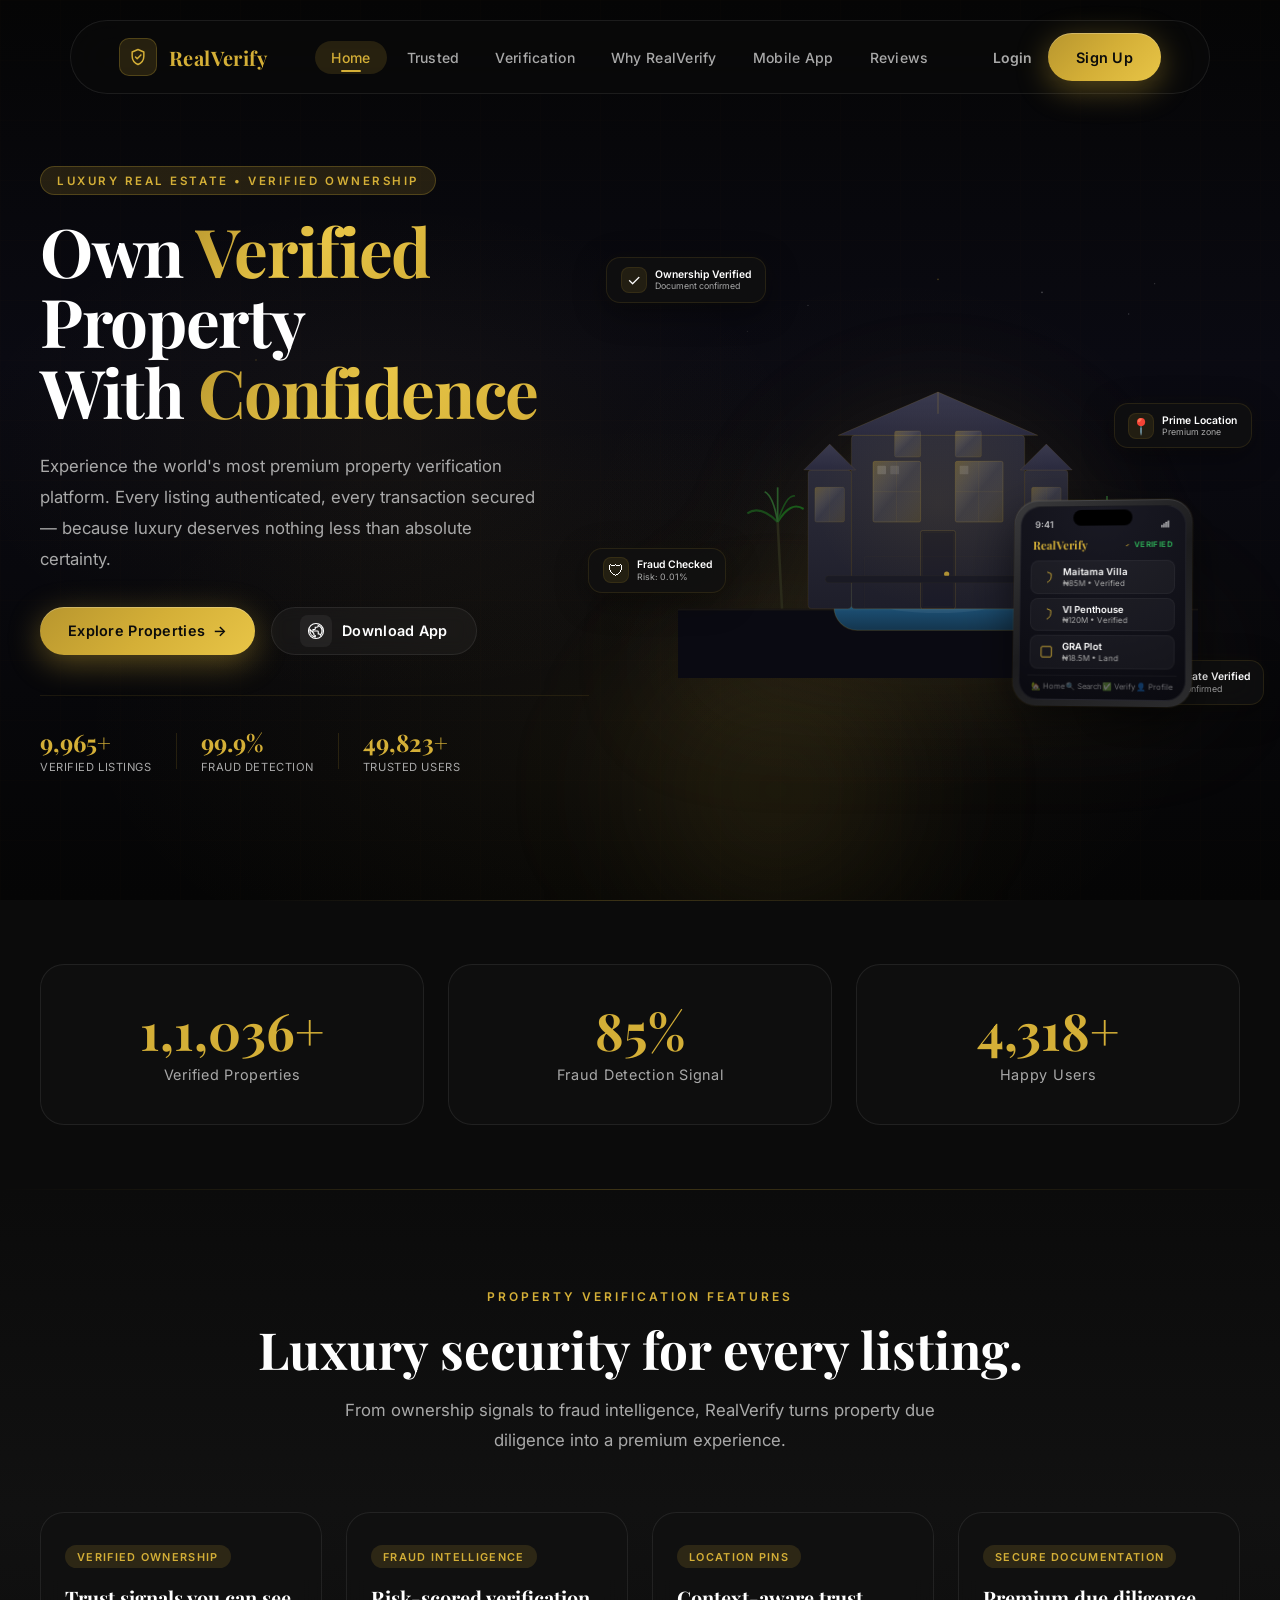
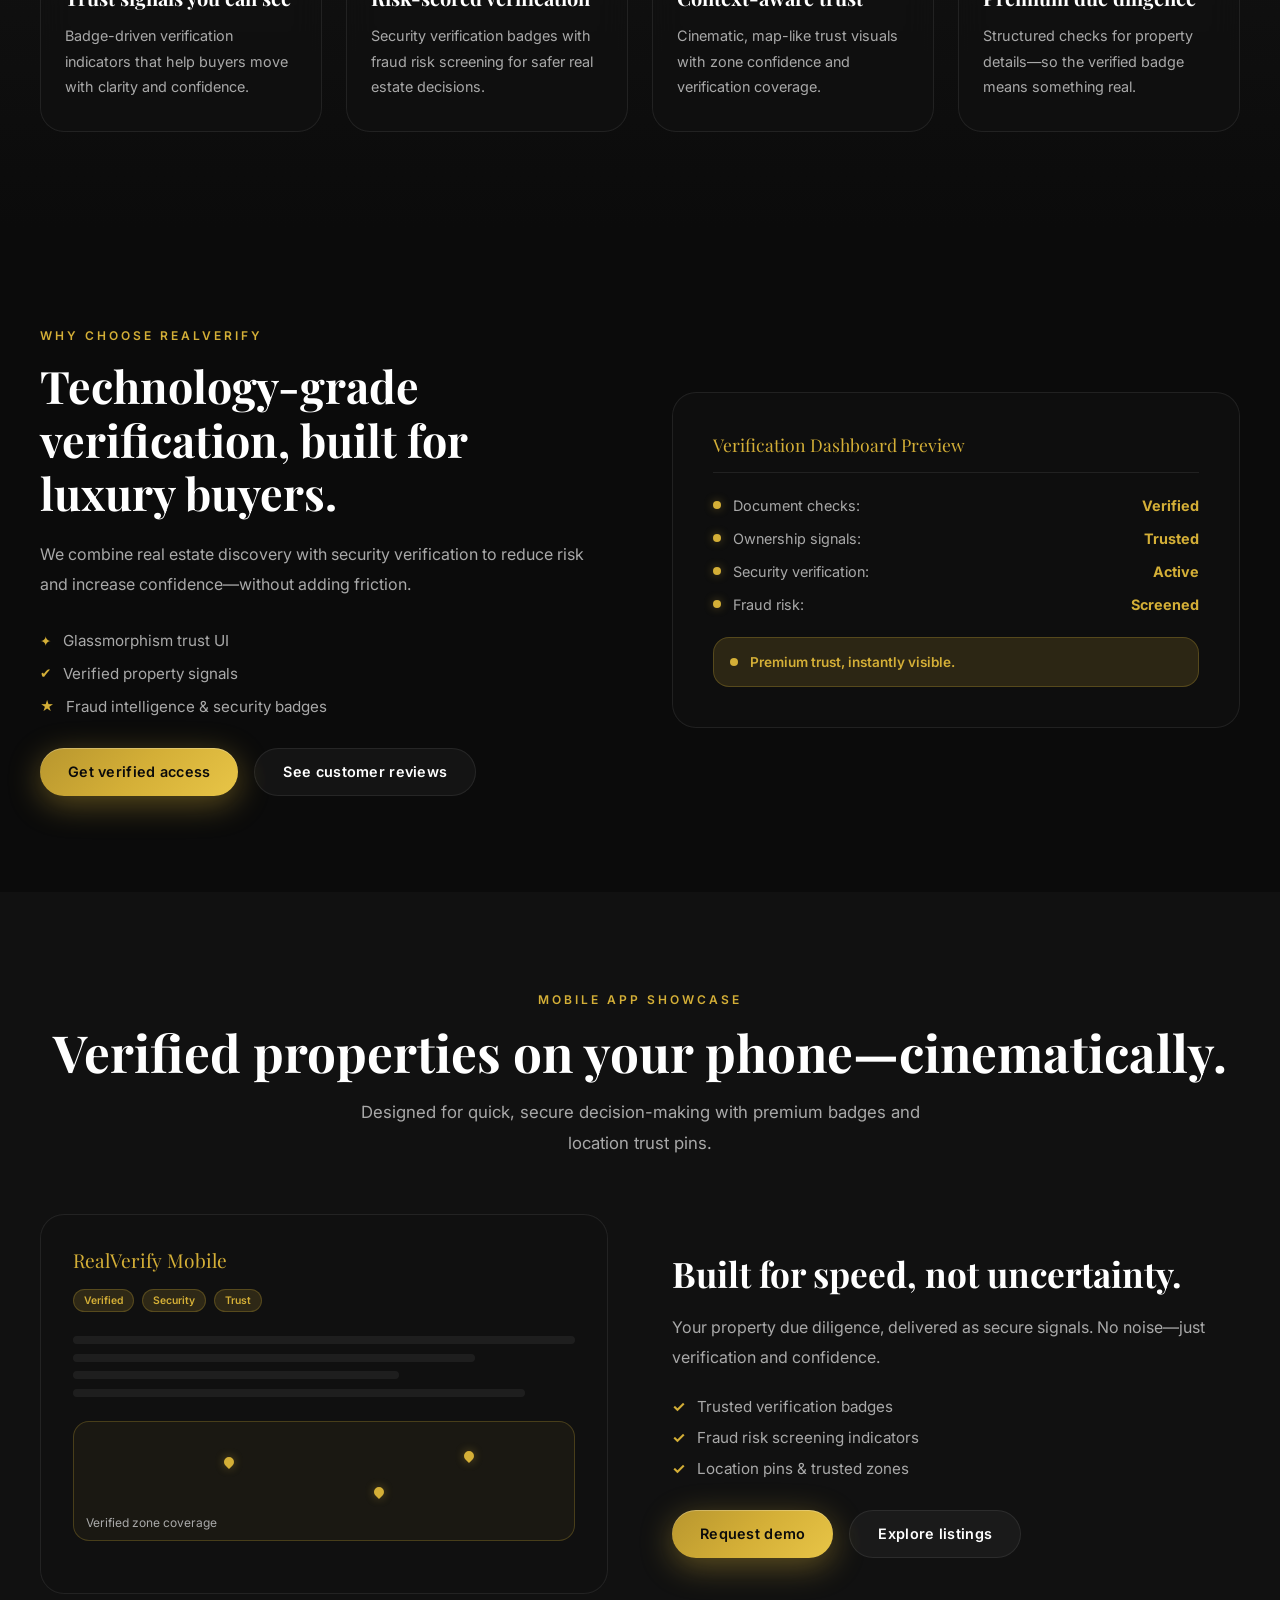
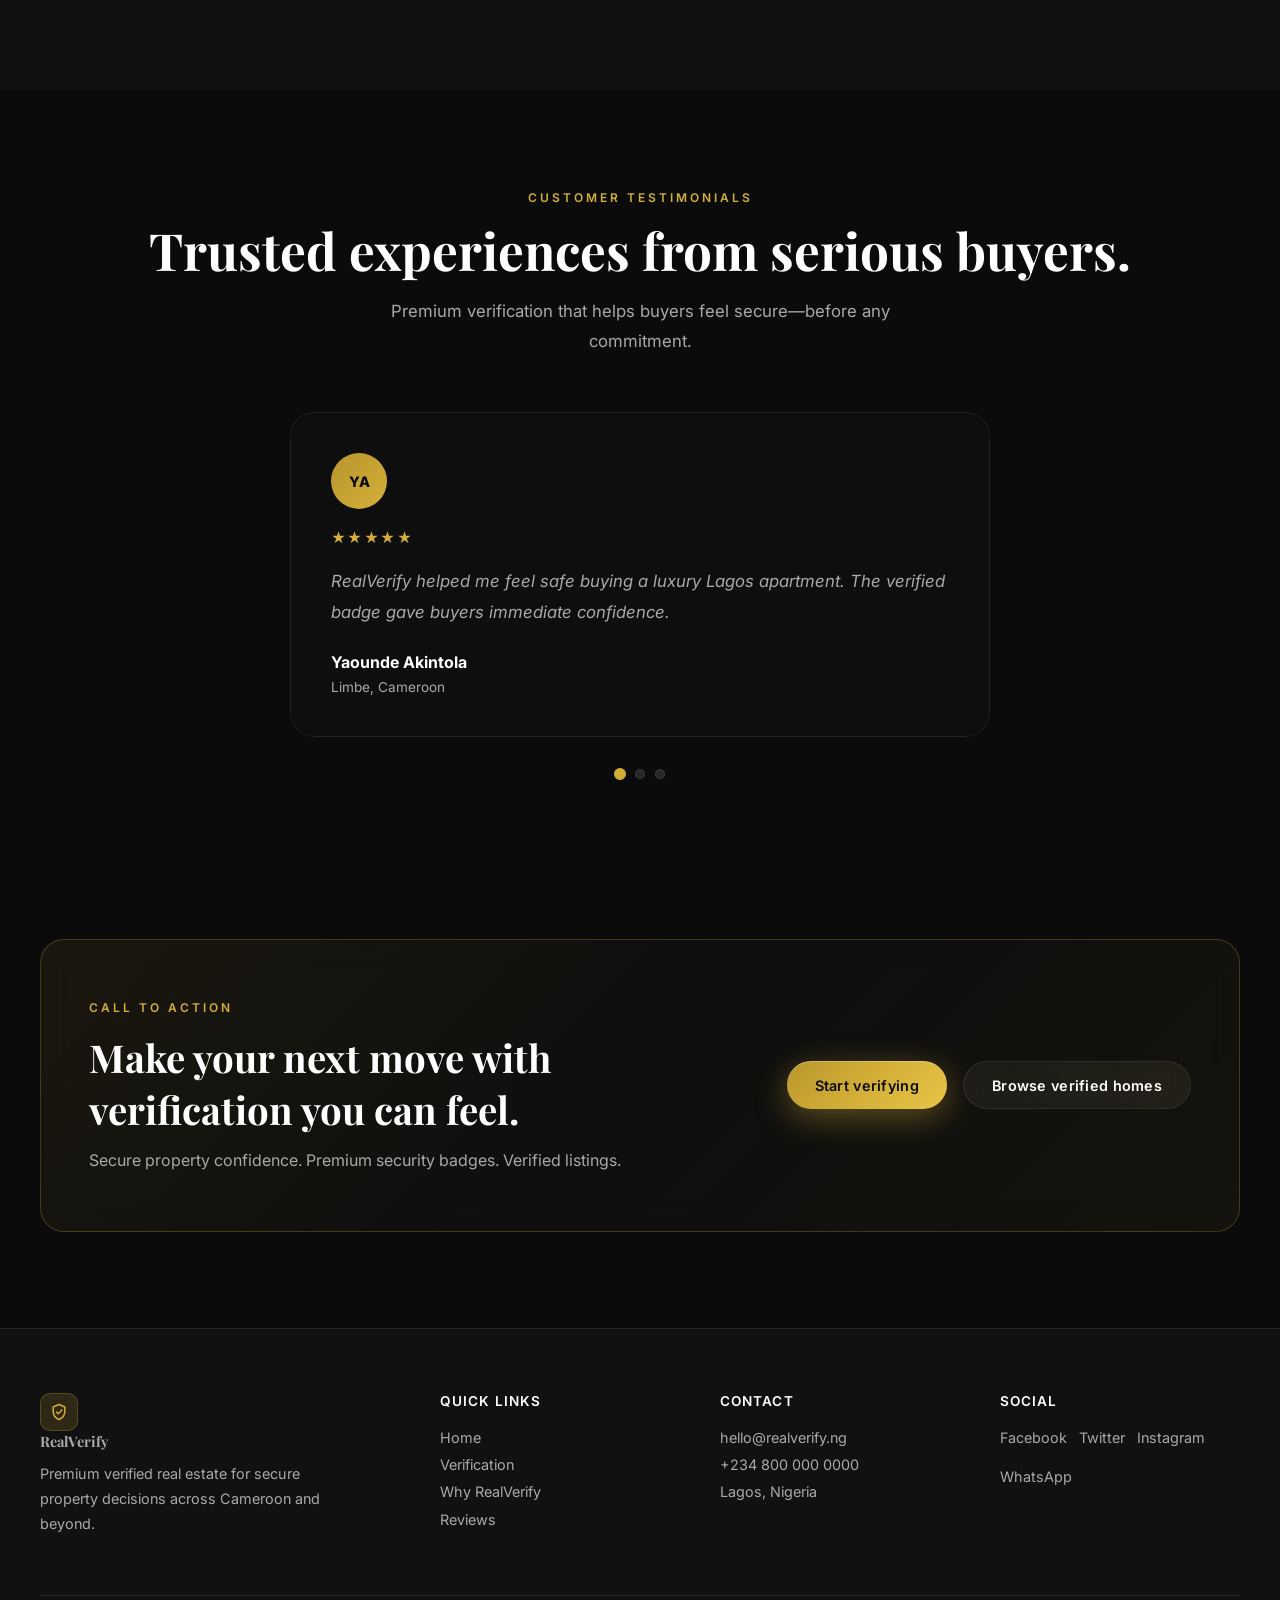
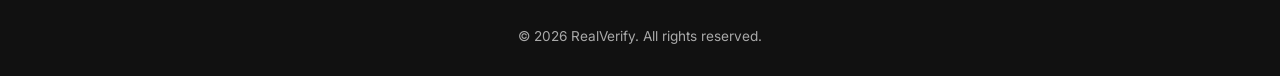
<file: index.html>
<!DOCTYPE html>
<html lang="en">
<head>
  <meta charset="UTF-8">
  <meta name="viewport" content="width=device-width, initial-scale=1.0">
  <title>RealVerify — Premium Verified Real Estate</title>
  <link rel="preconnect" href="https://fonts.googleapis.com">
  <link rel="preconnect" href="https://fonts.gstatic.com" crossorigin>
  <link href="https://fonts.googleapis.com/css2?family=Inter:wght@400;500;600;700;800;900&family=Playfair+Display:wght@600;700;800&display=swap" rel="stylesheet">
  <link rel="stylesheet" href="css/style.css">
</head>
<body>
  <div class="page-loader" aria-hidden="true"></div>

  <header class="navbar" id="navbar">
    <div class="container nav-inner">
      <a class="brand" href="index.html">
        <span class="brand-icon" aria-hidden="true">
          <svg viewBox="0 0 24 24" fill="none" stroke="currentColor" stroke-width="1.8" stroke-linecap="round" stroke-linejoin="round">
            <path d="M12 3L19 6V11C19 15.5 16.1 19.1 12 21C7.9 19.1 5 15.5 5 11V6L12 3Z"/>
            <path d="M9 12L11 14L15.5 9.5"/>
          </svg>
        </span>
        <span>RealVerify</span>
      </a>

      <nav class="nav-menu" aria-label="Primary navigation">
        <a href="#home">Home</a>
        <a href="#stats">Trusted</a>
        <a href="#features">Verification</a>
        <a href="#choose">Why RealVerify</a>
        <a href="#mobile">Mobile App</a>
        <a href="#reviews">Reviews</a>
      </nav>

      <div class="nav-actions">
        <a class="nav-text" href="login.html">Login</a>
        <a class="btn btn-gold magnetic" href="signup.html">Sign Up</a>
      </div>

      <button class="nav-toggle" type="button" aria-label="Open menu" aria-expanded="false">
        <span></span>
        <span></span>
        <span></span>
      </button>
    </div>
  </header>

  <main>
    <!-- ════════════════════════════════════════ -->
    <!-- HERO — World-Class Luxury Real Estate    -->
    <!-- ════════════════════════════════════════ -->
    <section class="hero" id="home">
      <div class="hero-bg"></div>
      <div class="hero-grid-overlay" aria-hidden="true"></div>
      <div class="hero-particles" aria-hidden="true"></div>
      <div class="hero-glow" aria-hidden="true"></div>

      <div class="container hero-inner">
        <!-- ─── LEFT: Headline + CTA + Stats ─── -->
        <div class="hero-copy">
          <span class="hero-kicker">LUXURY REAL ESTATE • VERIFIED OWNERSHIP</span>
          
          <h1 class="hero-title">
            <span class="hero-title-line">Own <span class="gold-grad">Verified</span> Property</span>
            <span class="hero-title-sub">With <span class="gold-grad">Confidence</span></span>
          </h1>
          
          <p class="hero-text">
            Experience the world's most premium property verification platform. 
            Every listing authenticated, every transaction secured — because 
            luxury deserves nothing less than absolute certainty.
          </p>
          
          <div class="hero-actions">
            <a class="btn btn-gold magnetic" href="property-listing.html">
              Explore Properties
              <span class="shine-arrow" aria-hidden="true">→</span>
            </a>
            <a class="btn btn-outline magnetic btn-app" href="#">
              <span class="btn-app-icon" aria-hidden="true">
                <svg width="18" height="18" viewBox="0 0 24 24" fill="none" stroke="currentColor" stroke-width="1.5"><path d="M12 2C6.48 2 2 6.48 2 12s4.48 10 10 10 10-4.48 10-10S17.52 2 12 2zm-1 17.93c-3.95-.49-7-3.85-7-7.93 0-.62.08-1.21.21-1.79L9 15v1c0 1.1.9 2 2 2v1.93zm6.9-2.54c-.26-.81-1-1.39-1.9-1.39h-1v-3c0-.55-.45-1-1-1H8v-2h2c.55 0 1-.45 1-1V7h2c1.1 0 2-.9 2-2v-.41c2.93 1.19 5 4.06 5 7.41 0 2.08-.8 3.97-2.1 5.39z"/></svg>
              </span>
              Download App
            </a>
          </div>

          <!-- Trust Statistics -->
          <div class="hero-stats">
            <div class="hero-stat">
              <span class="hero-stat-number hero-stat-reveal" data-count-to="10000" data-count-suffix="+" data-count-prefix="">0</span>
              <span class="hero-stat-label">Verified Listings</span>
            </div>
            <div class="hero-stat-divider" aria-hidden="true"></div>
            <div class="hero-stat">
              <span class="hero-stat-number hero-stat-reveal" data-count-to="99" data-count-suffix=".9%">0</span>
              <span class="hero-stat-label">Fraud Detection</span>
            </div>
            <div class="hero-stat-divider" aria-hidden="true"></div>
            <div class="hero-stat">
              <span class="hero-stat-number hero-stat-reveal" data-count-to="50000" data-count-suffix="+" data-count-prefix="">0</span>
              <span class="hero-stat-label">Trusted Users</span>
            </div>
          </div>
        </div>

        <!-- ─── RIGHT: Luxury Visual Composition ─── -->
        <div class="hero-visual" id="heroVisual">
          
          <!-- Luxury Villa / Bungalow SVG Illustration -->
          <div class="luxury-villa" id="luxuryVilla">
            <svg class="villa-svg" viewBox="0 0 600 480" fill="none" xmlns="http://www.w3.org/2000/svg">
              <!-- Sky gradient -->
              <defs>
                <linearGradient id="skyGrad" x1="0" y1="0" x2="0" y2="1">
                  <stop offset="0%" stop-color="#1a1a2e"/>
                  <stop offset="60%" stop-color="#16213e"/>
                  <stop offset="100%" stop-color="#0f3460"/>
                </linearGradient>
                <linearGradient id="poolGrad" x1="0" y1="0" x2="0" y2="1">
                  <stop offset="0%" stop-color="#1a5276"/>
                  <stop offset="50%" stop-color="#2980b9"/>
                  <stop offset="100%" stop-color="#1a5276"/>
                </linearGradient>
                <linearGradient id="glassGrad" x1="0" y1="0" x2="1" y2="1">
                  <stop offset="0%" stop-color="rgba(212,175,55,0.3)"/>
                  <stop offset="50%" stop-color="rgba(255,255,255,0.08)"/>
                  <stop offset="100%" stop-color="rgba(212,175,55,0.15)"/>
                </linearGradient>
                <radialGradient id="villaGlow" cx="0.5" cy="0.5" r="0.5">
                  <stop offset="0%" stop-color="rgba(212,175,55,0.25)"/>
                  <stop offset="100%" stop-color="rgba(212,175,55,0)"/>
                </radialGradient>
                <linearGradient id="wallGrad" x1="0" y1="0" x2="0" y2="1">
                  <stop offset="0%" stop-color="#2c2c3a"/>
                  <stop offset="100%" stop-color="#1e1e2a"/>
                </linearGradient>
                <linearGradient id="roofGrad" x1="0" y1="0" x2="0" y2="1">
                  <stop offset="0%" stop-color="#3a3a4e"/>
                  <stop offset="100%" stop-color="#2a2a3e"/>
                </linearGradient>
              </defs>
              
              <!-- Ground -->
              <rect x="0" y="400" width="600" height="80" fill="#0a0a12"/>
              <rect x="0" y="400" width="600" height="2" fill="rgba(212,175,55,0.08)"/>
              
              <!-- Swimming Pool -->
              <rect x="180" y="370" width="240" height="55" rx="27" fill="url(#poolGrad)" opacity="0.6"/>
              <rect x="180" y="370" width="240" height="55" rx="27" fill="none" stroke="rgba(212,175,55,0.15)" stroke-width="1.5"/>
              <!-- Pool light reflections -->
              <ellipse cx="300" cy="397" rx="60" ry="8" fill="rgba(255,255,255,0.06)"/>
              <ellipse cx="260" cy="393" rx="20" ry="4" fill="rgba(255,255,255,0.08)"/>
              
              <!-- Villa Main Body -->
              <rect x="200" y="200" width="200" height="200" rx="4" fill="url(#wallGrad)"/>
              <rect x="200" y="200" width="200" height="200" rx="4" fill="none" stroke="rgba(212,175,55,0.12)" stroke-width="1"/>
              
              <!-- Villa Left Wing -->
              <rect x="150" y="240" width="50" height="160" rx="4" fill="url(#wallGrad)"/>
              <rect x="150" y="240" width="50" height="160" rx="4" fill="none" stroke="rgba(212,175,55,0.1)" stroke-width="1"/>
              
              <!-- Villa Right Wing -->
              <rect x="400" y="240" width="50" height="160" rx="4" fill="url(#wallGrad)"/>
              <rect x="400" y="240" width="50" height="160" rx="4" fill="none" stroke="rgba(212,175,55,0.1)" stroke-width="1"/>
              
              <!-- Roof -->
              <polygon points="185,200 300,150 415,200" fill="url(#roofGrad)" stroke="rgba(212,175,55,0.15)" stroke-width="1"/>
              <line x1="300" y1="150" x2="300" y2="175" stroke="rgba(212,175,55,0.2)" stroke-width="1.5"/>
              
              <!-- Roof Left Wing -->
              <polygon points="145,240 175,210 205,240" fill="url(#roofGrad)" stroke="rgba(212,175,55,0.1)" stroke-width="1"/>
              
              <!-- Roof Right Wing -->
              <polygon points="395,240 425,210 455,240" fill="url(#roofGrad)" stroke="rgba(212,175,55,0.1)" stroke-width="1"/>
              
              <!-- Large Glass Windows - Main -->
              <rect x="225" y="230" width="55" height="70" rx="2" fill="url(#glassGrad)" stroke="rgba(212,175,55,0.2)" stroke-width="1"/>
              <line x1="252" y1="230" x2="252" y2="300" stroke="rgba(212,175,55,0.15)" stroke-width="0.5"/>
              <line x1="225" y1="265" x2="280" y2="265" stroke="rgba(212,175,55,0.15)" stroke-width="0.5"/>
              <!-- Window glow -->
              <rect x="230" y="235" width="10" height="10" rx="1" fill="rgba(255,255,255,0.15)"/>
              <rect x="245" y="235" width="10" height="10" rx="1" fill="rgba(255,255,255,0.1)"/>
              
              <!-- Large Glass Windows - Right -->
              <rect x="320" y="230" width="55" height="70" rx="2" fill="url(#glassGrad)" stroke="rgba(212,175,55,0.2)" stroke-width="1"/>
              <line x1="347" y1="230" x2="347" y2="300" stroke="rgba(212,175,55,0.15)" stroke-width="0.5"/>
              <line x1="320" y1="265" x2="375" y2="265" stroke="rgba(212,175,55,0.15)" stroke-width="0.5"/>
              <rect x="325" y="235" width="10" height="10" rx="1" fill="rgba(255,255,255,0.12)"/>
              
              <!-- Entrance Door -->
              <rect x="280" y="310" width="40" height="90" rx="2" fill="#1a1a28" stroke="rgba(212,175,55,0.2)" stroke-width="1"/>
              <circle cx="310" cy="360" r="3" fill="#d4af37" opacity="0.8"/>
              <rect x="282" y="312" width="36" height="86" rx="1" fill="none" stroke="rgba(212,175,55,0.08)" stroke-width="0.5"/>
              
              <!-- Windows - Left wing -->
              <rect x="158" y="260" width="34" height="40" rx="2" fill="url(#glassGrad)" stroke="rgba(212,175,55,0.15)" stroke-width="0.8"/>
              <line x1="175" y1="260" x2="175" y2="300" stroke="rgba(212,175,55,0.1)" stroke-width="0.5"/>
              
              <!-- Windows - Right wing -->
              <rect x="408" y="260" width="34" height="40" rx="2" fill="url(#glassGrad)" stroke="rgba(212,175,55,0.15)" stroke-width="0.8"/>
              <line x1="425" y1="260" x2="425" y2="300" stroke="rgba(212,175,55,0.1)" stroke-width="0.5"/>
              
              <!-- Second floor windows -->
              <rect x="250" y="195" width="30" height="30" rx="2" fill="url(#glassGrad)" stroke="rgba(212,175,55,0.15)" stroke-width="0.8"/>
              <rect x="320" y="195" width="30" height="30" rx="2" fill="url(#glassGrad)" stroke="rgba(212,175,55,0.15)" stroke-width="0.8"/>
              
              <!-- Palm Tree Left -->
              <line x1="120" y1="400" x2="115" y2="300" stroke="#2a2a1a" stroke-width="3"/>
              <path d="M115 300 Q95 280 80 290" stroke="#1a4a1a" stroke-width="2.5" fill="none"/>
              <path d="M115 300 Q130 275 145 285" stroke="#1a5a1a" stroke-width="2.5" fill="none"/>
              <path d="M115 300 Q110 270 100 265" stroke="#2a5a2a" stroke-width="2" fill="none"/>
              <path d="M115 300 Q125 268 135 270" stroke="#1a4a1a" stroke-width="2" fill="none"/>
              <path d="M115 300 Q115 268 115 260" stroke="#2a5a2a" stroke-width="2" fill="none"/>
              
              <!-- Palm Tree Right -->
              <line x1="490" y1="400" x2="495" y2="310" stroke="#2a2a1a" stroke-width="3"/>
              <path d="M495 310 Q475 290 460 300" stroke="#1a4a1a" stroke-width="2.5" fill="none"/>
              <path d="M495 310 Q510 285 525 295" stroke="#1a5a1a" stroke-width="2.5" fill="none"/>
              <path d="M495 310 Q490 280 480 275" stroke="#2a5a2a" stroke-width="2" fill="none"/>
              <path d="M495 310 Q505 278 515 280" stroke="#1a4a1a" stroke-width="2" fill="none"/>
              <path d="M495 310 Q495 278 495 270" stroke="#2a5a2a" stroke-width="2" fill="none"/>
              
              <!-- Gold accent lines on villa -->
              <line x1="200" y1="200" x2="400" y2="200" stroke="rgba(212,175,55,0.08)" stroke-width="0.5"/>
              <rect x="215" y="340" width="170" height="60" rx="2" fill="none" stroke="rgba(212,175,55,0.06)" stroke-width="0.5"/>
              
              <!-- Villa glow effect -->
              <ellipse cx="300" cy="280" rx="140" ry="120" fill="url(#villaGlow)" opacity="0.3"/>
              
              <!-- Pool deck -->
              <rect x="170" y="362" width="260" height="8" rx="4" fill="#1a1a24" stroke="rgba(212,175,55,0.08)" stroke-width="0.5"/>
              
              <!-- Stars -->
              <circle cx="50" cy="30" r="1" fill="rgba(255,255,255,0.3)"/>
              <circle cx="150" cy="50" r="0.8" fill="rgba(255,255,255,0.2)"/>
              <circle cx="420" cy="35" r="1" fill="rgba(255,255,255,0.25)"/>
              <circle cx="520" cy="60" r="0.8" fill="rgba(255,255,255,0.2)"/>
              <circle cx="80" cy="80" r="0.6" fill="rgba(255,255,255,0.15)"/>
              <circle cx="550" cy="25" r="0.7" fill="rgba(255,255,255,0.2)"/>
              <circle cx="300" cy="20" r="1" fill="rgba(212,175,55,0.3)"/>
            </svg>
          </div>

          <!-- Floating Phone Mockup in front of villa -->
          <div class="hero-phone" id="heroPhone">
            <div class="hero-phone-frame">
              <div class="hero-phone-notch" aria-hidden="true"></div>
              <div class="hero-phone-screen">
                <div class="hp-status-bar">
                  <span>9:41</span>
                  <span class="hp-icons" aria-hidden="true">
                    <svg width="12" height="10" viewBox="0 0 14 10"><rect x="0" y="6" width="2" height="4" rx="0.5" fill="currentColor"/><rect x="3" y="4" width="2" height="6" rx="0.5" fill="currentColor"/><rect x="6" y="2" width="2" height="8" rx="0.5" fill="currentColor"/><rect x="9" y="0" width="2" height="10" rx="0.5" fill="currentColor"/></svg>
                  </span>
                </div>
                <div class="hp-header">
                  <span class="hp-brand">RealVerify</span>
                  <span class="hp-verified-badge">
                    <svg width="14" height="14" viewBox="0 0 24 24" fill="none" stroke="#D4AF37" stroke-width="2.2"><path d="M9 12L11 14L15.5 9.5"/></svg>
                    Verified
                  </span>
                </div>
                <div class="hp-listings">
                  <div class="hp-listing">
                    <div class="hp-listing-icon">
                      <svg viewBox="0 0 24 24" fill="none" stroke="#D4AF37" stroke-width="1.5"><path d="M12 3L19 6V11C19 15.5 16.1 19.1 12 21"/></svg>
                    </div>
                    <div>
                      <div class="hp-listing-title">Maitama Villa</div>
                      <div class="hp-listing-sub">₦85M • Verified</div>
                    </div>
                  </div>
                  <div class="hp-listing">
                    <div class="hp-listing-icon">
                      <svg viewBox="0 0 24 24" fill="none" stroke="#D4AF37" stroke-width="1.5"><path d="M12 3L19 6V11C19 15.5 16.1 19.1 12 21"/></svg>
                    </div>
                    <div>
                      <div class="hp-listing-title">VI Penthouse</div>
                      <div class="hp-listing-sub">₦120M • Verified</div>
                    </div>
                  </div>
                  <div class="hp-listing">
                    <div class="hp-listing-icon hp-land-icon">
                      <svg viewBox="0 0 24 24" fill="none" stroke="#D4AF37" stroke-width="1.5"><rect x="3" y="3" width="18" height="18" rx="2"/></svg>
                    </div>
                    <div>
                      <div class="hp-listing-title">GRA Plot</div>
                      <div class="hp-listing-sub">₦18.5M • Land</div>
                    </div>
                  </div>
                </div>
                <div class="hp-footer">
                  <span>🏡 Home</span>
                  <span>🔍 Search</span>
                  <span>✅ Verify</span>
                  <span>👤 Profile</span>
                </div>
              </div>
            </div>
          </div>

          <!-- Floating Verification Cards -->
          <div class="float-card float-card-1" id="floatCard1">
            <span class="float-card-icon">✓</span>
            <div class="float-card-content">
              <span class="float-card-title">Ownership Verified</span>
              <span class="float-card-sub">Document confirmed</span>
            </div>
          </div>

          <div class="float-card float-card-2" id="floatCard2">
            <span class="float-card-icon">📍</span>
            <div class="float-card-content">
              <span class="float-card-title">Prime Location</span>
              <span class="float-card-sub">Premium zone</span>
            </div>
          </div>

          <div class="float-card float-card-3" id="floatCard3">
            <span class="float-card-icon">🛡</span>
            <div class="float-card-content">
              <span class="float-card-title">Fraud Checked</span>
              <span class="float-card-sub">Risk: 0.01%</span>
            </div>
          </div>

          <div class="float-card float-card-4" id="floatCard4">
            <span class="float-card-icon">📄</span>
            <div class="float-card-content">
              <span class="float-card-title">Certificate Verified</span>
              <span class="float-card-sub">C of O confirmed</span>
            </div>
          </div>

          <!-- Gold Particles -->
          <div class="gold-particles" aria-hidden="true">
            <span class="gp gp-1"></span>
            <span class="gp gp-2"></span>
            <span class="gp gp-3"></span>
            <span class="gp gp-4"></span>
            <span class="gp gp-5"></span>
            <span class="gp gp-6"></span>
            <span class="gp gp-7"></span>
            <span class="gp gp-8"></span>
          </div>
        </div>
      </div>
    </section>

    <!-- TRUSTED STATISTICS -->
    <section class="stats-row" id="stats">
      <div class="container stats-grid reveal-up">
        <article class="stat-card glass-card">
          <span class="stat-number" data-count-to="1200" data-count-suffix="+" data-count-prefix="1,">0</span>
          <span class="stat-label">Verified Properties</span>
        </article>
        <article class="stat-card glass-card">
          <span class="stat-number" data-count-to="98" data-count-suffix="%">0</span>
          <span class="stat-label">Fraud Detection Signal</span>
        </article>
        <article class="stat-card glass-card">
          <span class="stat-number" data-count-to="5000" data-count-suffix="+">0</span>
          <span class="stat-label">Happy Users</span>
        </article>
      </div>
    </section>

    <!-- PROPERTY VERIFICATION FEATURES -->
    <section class="features-section" id="features">
      <div class="container section-heading reveal-up">
        <span class="section-kicker">Property Verification Features</span>
        <h2>Luxury security for every listing.</h2>
        <p>
          From ownership signals to fraud intelligence, RealVerify turns property due diligence into a premium experience.
        </p>
      </div>

      <div class="container feature-grid">
        <article class="feature-card glass-card reveal-up">
          <div class="fc-top">Verified Ownership</div>
          <h3>Trust signals you can see</h3>
          <p>Badge-driven verification indicators that help buyers move with clarity and confidence.</p>
        </article>
        <article class="feature-card glass-card reveal-up" data-reveal-delay="60">
          <div class="fc-top">Fraud Intelligence</div>
          <h3>Risk-scored verification</h3>
          <p>Security verification badges with fraud risk screening for safer real estate decisions.</p>
        </article>
        <article class="feature-card glass-card reveal-up" data-reveal-delay="120">
          <div class="fc-top">Location Pins</div>
          <h3>Context-aware trust</h3>
          <p>Cinematic, map-like trust visuals with zone confidence and verification coverage.</p>
        </article>
        <article class="feature-card glass-card reveal-up" data-reveal-delay="180">
          <div class="fc-top">Secure Documentation</div>
          <h3>Premium due diligence</h3>
          <p>Structured checks for property details—so the verified badge means something real.</p>
        </article>
      </div>
    </section>

    <!-- WHY CHOOSE -->
    <section class="choose-section" id="choose">
      <div class="container choose-inner">
        <div class="choose-copy reveal-left">
          <span class="section-kicker">Why choose RealVerify</span>
          <h2>Technology-grade verification, built for luxury buyers.</h2>
          <p>
            We combine real estate discovery with security verification to reduce risk and increase confidence—without adding friction.
          </p>

          <div class="choose-bullets">
            <div class="bullet"><span class="bullet-ic">✦</span> Glassmorphism trust UI</div>
            <div class="bullet"><span class="bullet-ic">✔</span> Verified property signals</div>
            <div class="bullet"><span class="bullet-ic">★</span> Fraud intelligence & security badges</div>
          </div>

          <div class="choose-actions">
            <a class="btn btn-gold magnetic" href="signup.html">Get verified access</a>
            <a class="btn btn-outline magnetic" href="#reviews">See customer reviews</a>
          </div>
        </div>

        <div class="choose-panel glass-card reveal-right">
          <div class="panel-title">Verification Dashboard Preview</div>
          <div class="panel-rows">
            <div class="panel-row">
              <span class="panel-dot gold" aria-hidden="true"></span>
              Document checks: <strong>Verified</strong>
            </div>
            <div class="panel-row">
              <span class="panel-dot gold" aria-hidden="true"></span>
              Ownership signals: <strong>Trusted</strong>
            </div>
            <div class="panel-row">
              <span class="panel-dot gold" aria-hidden="true"></span>
              Security verification: <strong>Active</strong>
            </div>
            <div class="panel-row">
              <span class="panel-dot gold" aria-hidden="true"></span>
              Fraud risk: <strong>Screened</strong>
            </div>
          </div>
          <div class="panel-cta">
            <div class="pulse-dot" aria-hidden="true"></div>
            Premium trust, instantly visible.
          </div>
        </div>
      </div>
    </section>

    <!-- MOBILE APP SHOWCASE -->
    <section class="mobile-section" id="mobile">
      <div class="container section-heading reveal-up">
        <span class="section-kicker">Mobile App Showcase</span>
        <h2>Verified properties on your phone—cinematically.</h2>
        <p>Designed for quick, secure decision-making with premium badges and location trust pins.</p>
      </div>

      <div class="container mobile-grid">
        <div class="mobile-shot glass-card reveal-left">
          <div class="shot-title">RealVerify Mobile</div>
          <div class="shot-badges">
            <span class="sb-pill">Verified</span>
            <span class="sb-pill pulse">Security</span>
            <span class="sb-pill">Trust</span>
          </div>
          <div class="shot-lines">
            <div class="shot-line"></div>
            <div class="shot-line w-80"></div>
            <div class="shot-line w-65"></div>
            <div class="shot-line w-90"></div>
          </div>
          <div class="shot-map">
            <div class="mini-pin"></div>
            <div class="mini-pin p2"></div>
            <div class="mini-pin p3"></div>
            <div class="shot-map-label">Verified zone coverage</div>
          </div>
        </div>

        <div class="mobile-copy reveal-right">
          <h3>Built for speed, not uncertainty.</h3>
          <p>
            Your property due diligence, delivered as secure signals. No noise—just verification and confidence.
          </p>
          <ul class="checklist">
            <li><span class="check">✓</span> Trusted verification badges</li>
            <li><span class="check">✓</span> Fraud risk screening indicators</li>
            <li><span class="check">✓</span> Location pins & trusted zones</li>
          </ul>
          <div class="mobile-actions">
            <a class="btn btn-gold magnetic" href="#cta">Request demo</a>
            <a class="btn btn-outline magnetic" href="property-listing.html">Explore listings</a>
          </div>
        </div>
      </div>
    </section>

    <!-- CUSTOMER TESTIMONIALS -->
    <section class="testimonials" id="reviews">
      <div class="container section-heading reveal-up">
        <span class="section-kicker">Customer Testimonials</span>
        <h2>Trusted experiences from serious buyers.</h2>
        <p>Premium verification that helps buyers feel secure—before any commitment.</p>
      </div>

      <div class="container testimonial-wrap reveal-up">
        <div class="testimonial-carousel" aria-label="Testimonials carousel">
          <div class="testimonial-track">
            <article class="testimonial-card active glass-card">
              <div class="avatar">YA</div>
              <div class="rating">★★★★★</div>
              <p>RealVerify helped me feel safe buying a luxury Lagos apartment. The verified badge gave buyers immediate confidence.</p>
              <strong>Yaounde Akintola</strong>
              <span>Limbe, Cameroon</span>
            </article>
            <article class="testimonial-card glass-card">
              <div class="avatar">NI</div>
              <div class="rating">★★★★★</div>
              <p>The fraud checks saved us from a risky Abuja deal. The platform feels premium and reliable for discerning buyers.</p>
              <strong>Nkechi Ibrahim</strong>
              <span>Yaoundé, Cameroon</span>
            </article>
            <article class="testimonial-card glass-card">
              <div class="avatar">CE</div>
              <div class="rating">★★★★★</div>
              <p>Verified documentation and ownership validation gave me the confidence to proceed with a Port Harcourt listing.</p>
              <strong>Claude Essien</strong>
              <span>Buea, Cameroon</span>
            </article>
          </div>
        </div>

        <div class="testimonial-dots" id="testimonialDots">
          <button class="testimonial-dot active" data-index="0" aria-label="Show testimonial 1"></button>
          <button class="testimonial-dot" data-index="1" aria-label="Show testimonial 2"></button>
          <button class="testimonial-dot" data-index="2" aria-label="Show testimonial 3"></button>
        </div>
      </div>
    </section>

    <!-- CALL TO ACTION -->
    <section class="cta-section" id="cta">
      <div class="container cta-inner glass-card reveal-up">
        <div class="cta-copy">
          <span class="section-kicker">Call To Action</span>
          <h2>Make your next move with verification you can feel.</h2>
          <p>Secure property confidence. Premium security badges. Verified listings.</p>
        </div>
        <div class="cta-actions">
          <a class="btn btn-gold magnetic" href="signup.html">Start verifying</a>
          <a class="btn btn-outline magnetic" href="property-listing.html">Browse verified homes</a>
        </div>
      </div>
    </section>
  </main>

  <footer class="footer">
    <div class="container footer-grid">
      <div class="footer-col footer-brand-col">
        <a href="index.html" class="footer-logo">
          <span class="brand-icon">
            <svg viewBox="0 0 24 24" fill="none" stroke="currentColor" stroke-width="1.8" stroke-linecap="round" stroke-linejoin="round">
              <path d="M12 3L19 6V11C19 15.5 16.1 19.1 12 21C7.9 19.1 5 15.5 5 11V6L12 3Z"/>
              <path d="M9 12L11 14L15.5 9.5"/>
            </svg>
          </span>
          RealVerify
        </a>
        <p>Premium verified real estate for secure property decisions across Cameroon and beyond.</p>
      </div>

      <div class="footer-col">
        <h4>Quick Links</h4>
        <a href="#home">Home</a>
        <a href="#features">Verification</a>
        <a href="#choose">Why RealVerify</a>
        <a href="#reviews">Reviews</a>
      </div>

      <div class="footer-col">
        <h4>Contact</h4>
        <a href="mailto:hello@realverify.ng">hello@realverify.ng</a>
        <a href="tel:+2348000000000">+234 800 000 0000</a>
        <p>Lagos, Nigeria</p>
      </div>

      <div class="footer-col">
        <h4>Social</h4>
        <div class="social-links">
          <a href="#" aria-label="Facebook">Facebook</a>
          <a href="#" aria-label="Twitter">Twitter</a>
          <a href="#" aria-label="Instagram">Instagram</a>
          <a href="#" aria-label="WhatsApp">WhatsApp</a>
        </div>
      </div>
    </div>

    <div class="container footer-bottom">
      <p>© 2026 RealVerify. All rights reserved.</p>
    </div>
  </footer>

  <button class="back-to-top" type="button" aria-label="Back to top">Top</button>

  

  <script src="js/app.js"></script>
</body>
</html>
</file>
<file: css/style.css>
/* ═══════════════════════════════════════════════════════════
   RealVerify — Luxury Premium Design System
   ═══════════════════════════════════════════════════════════ */

:root {
  --bg-primary: #0B0B0B;
  --bg-secondary: #111111;
  --gold: #D4AF37;
  --gold-light: #E8C547;
  --gold-dark: #B8962E;
  --gold-glow: rgba(212, 175, 55, 0.4);
  --gold-soft: rgba(212, 175, 55, 0.15);
  --gold-border: rgba(212, 175, 55, 0.25);
  --text-primary: #FFFFFF;
  --text-muted: #A9A9A9;
  --glass: rgba(17, 17, 17, 0.65);
  --glass-border: rgba(255, 255, 255, 0.08);
  --shadow: 0 30px 80px rgba(0, 0, 0, 0.55);
  --shadow-gold: 0 20px 60px rgba(212, 175, 55, 0.18);
  --radius: 24px;
  --radius-sm: 16px;
  --transition: 0.45s cubic-bezier(0.22, 1, 0.36, 1);
  --ease-smooth: cubic-bezier(0.45, 0, 0.55, 1);
  --ease-luxury: cubic-bezier(0.22, 1, 0.36, 1);
  --font-serif: "Playfair Display", Georgia, serif;
  --font-sans: "Inter", system-ui, sans-serif;
  --cursor-x: 50%;
  --cursor-y: 50%;
}

*, *::before, *::after {
  box-sizing: border-box;
  margin: 0;
  padding: 0;
}

html {
  scroll-behavior: smooth;
}

body {
  min-height: 100vh;
  color: var(--text-primary);
  font-family: var(--font-sans);
  background: var(--bg-primary);
  overflow-x: hidden;
  -webkit-font-smoothing: antialiased;
}

body.nav-open {
  overflow: hidden;
}

img, svg {
  display: block;
  max-width: 100%;
}

a {
  color: inherit;
  text-decoration: none;
}

button {
  border: none;
  background: none;
  cursor: pointer;
  font: inherit;
}

.container {
  width: min(1200px, 100% - 48px);
  margin: 0 auto;
}

/* ─── Page Loader ─── */
.page-loader {
  position: fixed;
  inset: 0;
  z-index: 9999;
  background: var(--bg-primary);
  display: grid;
  place-items: center;
  transition: opacity 0.6s ease, visibility 0.6s ease;
}

.page-loader::after {
  content: "";
  width: 48px;
  height: 48px;
  border: 2px solid var(--gold-soft);
  border-top-color: var(--gold);
  border-radius: 50%;
  animation: spin 0.8s linear infinite;
}

.page-loader.is-hidden {
  opacity: 0;
  visibility: hidden;
  pointer-events: none;
}

@keyframes spin {
  to { transform: rotate(360deg); }
}

/* ─── Navbar ─── */
.navbar {
  position: fixed;
  top: 20px;
  left: 50%;
  transform: translateX(-50%);
  z-index: 1100;
  width: min(1140px, calc(100% - 40px));
  padding: 12px 24px;
  border-radius: 999px;
  background: rgba(11, 11, 11, 0.55);
  border: 1px solid var(--glass-border);
  backdrop-filter: blur(20px);
  -webkit-backdrop-filter: blur(20px);
  transition: all var(--transition);
}

.navbar.scrolled {
  top: 12px;
  background: rgba(11, 11, 11, 0.82);
  border-color: var(--gold-border);
  box-shadow: 0 8px 40px rgba(0, 0, 0, 0.4), 0 0 30px rgba(212, 175, 55, 0.06);
}

.nav-inner {
  display: grid;
  grid-template-columns: auto 1fr auto;
  align-items: center;
  gap: 1.5rem;
}

.brand {
  display: inline-flex;
  align-items: center;
  gap: 0.75rem;
  color: var(--gold);
  font-family: var(--font-serif);
  font-size: 1.25rem;
  font-weight: 700;
  letter-spacing: 0.02em;
}

.brand-icon {
  display: grid;
  place-items: center;
  width: 38px;
  height: 38px;
  border-radius: 10px;
  background: var(--gold-soft);
  border: 1px solid var(--gold-border);
  color: var(--gold);
}

.brand-icon svg {
  width: 20px;
  height: 20px;
}

.nav-menu {
  display: flex;
  justify-content: center;
  gap: 0.25rem;
  align-items: center;
}

.nav-menu a {
  position: relative;
  padding: 0.5rem 1rem;
  color: var(--text-muted);
  font-size: 0.875rem;
  font-weight: 500;
  letter-spacing: 0.02em;
  border-radius: 999px;
  transition: color var(--transition), background var(--transition);
}

.nav-menu a:hover {
  color: var(--text-primary);
}

.nav-menu a.active {
  color: var(--gold);
  background: var(--gold-soft);
}

.nav-menu a.active::after {
  content: "";
  position: absolute;
  bottom: 2px;
  left: 50%;
  transform: translateX(-50%);
  width: 20px;
  height: 2px;
  background: var(--gold);
  border-radius: 2px;
}

.nav-actions {
  display: flex;
  align-items: center;
  gap: 1rem;
}

.nav-text {
  color: var(--text-muted);
  font-size: 0.875rem;
  font-weight: 600;
  transition: color var(--transition);
}

.nav-text:hover {
  color: var(--text-primary);
}

.nav-toggle {
  display: none;
  flex-direction: column;
  justify-content: center;
  gap: 5px;
  width: 40px;
  height: 40px;
  padding: 8px;
  border-radius: 10px;
  background: var(--gold-soft);
  border: 1px solid var(--glass-border);
}

.nav-toggle span {
  display: block;
  height: 2px;
  background: var(--gold);
  border-radius: 2px;
  transition: transform 0.3s ease, opacity 0.3s ease;
}

.navbar.is-open .nav-toggle span:nth-child(1) {
  transform: translateY(7px) rotate(45deg);
}

.navbar.is-open .nav-toggle span:nth-child(2) {
  opacity: 0;
}

.navbar.is-open .nav-toggle span:nth-child(3) {
  transform: translateY(-7px) rotate(-45deg);
}

/* ─── Buttons ─── */
.btn {
  position: relative;
  display: inline-flex;
  align-items: center;
  justify-content: center;
  gap: 0.5rem;
  min-height: 48px;
  padding: 0 1.75rem;
  border-radius: 999px;
  font-size: 0.9rem;
  font-weight: 600;
  letter-spacing: 0.02em;
  overflow: hidden;
  transition: transform var(--transition), box-shadow var(--transition);
}

.btn-gold {
  background: linear-gradient(135deg, var(--gold-dark), var(--gold), var(--gold-light));
  color: #0B0B0B;
  box-shadow: 0 8px 32px var(--gold-glow), inset 0 1px 0 rgba(255, 255, 255, 0.25);
}

.btn-gold::before {
  content: "";
  position: absolute;
  inset: 0;
  background: linear-gradient(105deg, transparent 40%, rgba(255, 255, 255, 0.35) 50%, transparent 60%);
  transform: translateX(-120%);
  transition: transform 0.6s ease;
}

.btn-gold:hover::before {
  transform: translateX(120%);
}

.btn-gold:hover {
  transform: translateY(-2px) scale(1.03);
  box-shadow: 0 12px 48px rgba(212, 175, 55, 0.45), inset 0 1px 0 rgba(255, 255, 255, 0.3);
}

.btn-outline {
  color: var(--text-primary);
  border: 1px solid var(--glass-border);
  background: rgba(255, 255, 255, 0.04);
  backdrop-filter: blur(8px);
  -webkit-backdrop-filter: blur(8px);
}

.btn-outline:hover {
  border-color: var(--gold-border);
  background: var(--gold-soft);
  color: var(--gold);
  transform: translateY(-2px);
  box-shadow: var(--shadow-gold);
}

.shine-arrow {
  transition: transform var(--transition);
}

.btn-gold:hover .shine-arrow {
  transform: translateX(4px);
}

/* ─── Glass Cards ─── */
.glass-card {
  background: var(--glass);
  border: 1px solid var(--glass-border);
  backdrop-filter: blur(16px);
  -webkit-backdrop-filter: blur(16px);
  border-radius: var(--radius);
  transition: transform var(--transition), box-shadow var(--transition), border-color var(--transition);
}

.glass-card:hover {
  border-color: var(--gold-border);
  box-shadow: var(--shadow-gold);
}

/* ═══════════════════════════════════════════════════════════
   HERO SECTION — World-Class Luxury Real Estate
   ═══════════════════════════════════════════════════════════ */

.hero {
  position: relative;
  min-height: 100vh;
  display: flex;
  align-items: center;
  overflow: hidden;
  padding: 120px 0 80px;
  background: #050505;
}

.hero-bg {
  position: absolute;
  inset: 0;
  z-index: 0;
  background:
    radial-gradient(ellipse 60% 50% at 30% 50%, rgba(212, 175, 55, 0.05) 0%, transparent 55%),
    radial-gradient(ellipse 50% 60% at 70% 60%, rgba(212, 175, 55, 0.03) 0%, transparent 50%),
    radial-gradient(ellipse 80% 60% at 50% 80%, rgba(212, 175, 55, 0.06) 0%, transparent 55%),
    linear-gradient(180deg, #050505 0%, #0a0a12 40%, #050505 100%);
}

.hero-grid-overlay {
  position: absolute;
  inset: 0;
  z-index: 0;
  opacity: 0.03;
  background-image:
    linear-gradient(rgba(212, 175, 55, 0.3) 1px, transparent 1px),
    linear-gradient(90deg, rgba(212, 175, 55, 0.3) 1px, transparent 1px);
  background-size: 60px 60px;
}

.hero-particles {
  position: absolute;
  inset: 0;
  z-index: 1;
  pointer-events: none;
  background-image:
    radial-gradient(1px 1px at 10% 20%, rgba(212, 175, 55, 0.4) 0%, transparent 100%),
    radial-gradient(1px 1px at 80% 15%, rgba(212, 175, 55, 0.3) 0%, transparent 100%),
    radial-gradient(1px 1px at 40% 85%, rgba(212, 175, 55, 0.25) 0%, transparent 100%),
    radial-gradient(1px 1px at 90% 90%, rgba(212, 175, 55, 0.3) 0%, transparent 100%),
    radial-gradient(1px 1px at 25% 45%, rgba(212, 175, 55, 0.2) 0%, transparent 100%),
    radial-gradient(1px 1px at 70% 55%, rgba(212, 175, 55, 0.15) 0%, transparent 100%),
    radial-gradient(1px 1px at 15% 70%, rgba(212, 175, 55, 0.2) 0%, transparent 100%),
    radial-gradient(1px 1px at 55% 30%, rgba(212, 175, 55, 0.25) 0%, transparent 100%);
  background-size: 200% 200%;
  animation: gpDrift 20s linear infinite;
}

@keyframes gpDrift {
  0% { background-position: 0% 0%; }
  50% { background-position: 20% 15%; }
  100% { background-position: 0% 0%; }
}

.hero-glow {
  position: absolute;
  bottom: -10%;
  left: 45%;
  width: 400px;
  height: 400px;
  border-radius: 50%;
  background: radial-gradient(circle, rgba(212, 175, 55, 0.12) 0%, transparent 70%);
  filter: blur(60px);
  z-index: 1;
  pointer-events: none;
  animation: heroGlowPulse 6s ease-in-out infinite alternate;
}

@keyframes heroGlowPulse {
  0% { opacity: 0.5; transform: scale(0.95); }
  100% { opacity: 1; transform: scale(1.05); }
}

.hero-inner {
  position: relative;
  z-index: 2;
  display: grid;
  grid-template-columns: 1fr 1.1fr;
  align-items: center;
  gap: 3rem;
}

/* ─── Hero Left ─── */
.hero-copy {
  max-width: 560px;
  opacity: 1;
}

.hero-kicker {
  display: inline-block;
  margin-bottom: 1.25rem;
  padding: 0.4rem 1rem;
  color: var(--gold);
  font-size: 0.72rem;
  font-weight: 600;
  letter-spacing: 0.22em;
  text-transform: uppercase;
  border: 1px solid var(--gold-border);
  border-radius: 999px;
  background: var(--gold-soft);
  opacity: 0;
  transform: translateY(16px);
  transition: opacity 0.9s var(--ease-luxury), transform 0.9s var(--ease-luxury);
}

.hero-title {
  font-family: var(--font-serif);
  font-size: clamp(2.8rem, 5.5vw, 4.2rem);
  line-height: 1.05;
  letter-spacing: -0.02em;
  margin-bottom: 1.5rem;
}

.hero-title-line {
  display: block;
  color: var(--text-primary);
  opacity: 0;
  transform: translateY(20px);
  transition: opacity 0.9s var(--ease-luxury) 0.1s, transform 0.9s var(--ease-luxury) 0.1s;
}

.hero-title-sub {
  display: block;
  color: var(--text-primary);
  opacity: 0;
  transform: translateY(20px);
  transition: opacity 0.9s var(--ease-luxury) 0.2s, transform 0.9s var(--ease-luxury) 0.2s;
}

.gold-grad {
  background: linear-gradient(135deg, var(--gold-dark), var(--gold-light), var(--gold));
  -webkit-background-clip: text;
  -webkit-text-fill-color: transparent;
  background-clip: text;
}

.hero-text {
  max-width: 500px;
  color: var(--text-muted);
  font-size: 1.05rem;
  line-height: 1.85;
  margin-bottom: 2rem;
  opacity: 0;
  transform: translateY(20px);
  transition: opacity 0.9s var(--ease-luxury) 0.3s, transform 0.9s var(--ease-luxury) 0.3s;
}

.hero-actions {
  display: flex;
  flex-wrap: wrap;
  gap: 1rem;
  opacity: 0;
  transform: translateY(20px);
  transition: opacity 0.9s var(--ease-luxury) 0.4s, transform 0.9s var(--ease-luxury) 0.4s;
}

.btn-app {
  display: inline-flex;
  align-items: center;
  gap: 0.6rem;
}

.btn-app-icon {
  display: grid;
  place-items: center;
  width: 32px;
  height: 32px;
  border-radius: 8px;
  background: rgba(255, 255, 255, 0.06);
}

.hero-copy.is-visible .hero-kicker,
.hero-copy.is-visible .hero-title-line,
.hero-copy.is-visible .hero-title-sub,
.hero-copy.is-visible .hero-text,
.hero-copy.is-visible .hero-actions {
  opacity: 1;
  transform: translateY(0);
}

/* ─── Hero Stats ─── */
.hero-stats {
  display: flex;
  align-items: center;
  gap: 1.5rem;
  margin-top: 2.5rem;
  padding-top: 2rem;
  border-top: 1px solid rgba(212, 175, 55, 0.1);
  opacity: 0;
  transform: translateY(20px);
  transition: opacity 0.9s var(--ease-luxury) 0.5s, transform 0.9s var(--ease-luxury) 0.5s;
}

.hero-copy.is-visible .hero-stats {
  opacity: 1;
  transform: translateY(0);
}

.hero-stat {
  text-align: left;
}

.hero-stat-number {
  display: block;
  font-family: var(--font-serif);
  font-size: 1.5rem;
  font-weight: 700;
  color: var(--gold);
  line-height: 1.2;
}

.hero-stat-label {
  display: block;
  font-size: 0.7rem;
  color: var(--text-muted);
  letter-spacing: 0.05em;
  text-transform: uppercase;
  margin-top: 0.2rem;
}

.hero-stat-divider {
  width: 1px;
  height: 36px;
  background: rgba(212, 175, 55, 0.15);
}

/* ═══════════════════════════════════════════════════════════
   HERO VISUAL — Luxury Villa + Phone + Cards
   ═══════════════════════════════════════════════════════════ */

.hero-visual {
  position: relative;
  display: flex;
  align-items: center;
  justify-content: center;
  min-height: 560px;
  opacity: 0;
  transition: opacity 1.2s var(--ease-luxury) 0.3s;
}

.hero-visual.is-revealed {
  opacity: 1;
}

/* ─── Luxury Villa SVG ─── */
.luxury-villa {
  position: relative;
  width: 90%;
  max-width: 520px;
  z-index: 1;
  animation: villaFloat 7s ease-in-out infinite;
  filter: drop-shadow(0 20px 60px rgba(212, 175, 55, 0.1));
}

@keyframes villaFloat {
  0%, 100% { transform: translateY(0px); }
  50% { transform: translateY(-8px); }
}

.villa-svg {
  width: 100%;
  height: auto;
}

/* ─── Phone Mockup ─── */
.hero-phone {
  position: absolute;
  z-index: 5;
  width: 180px;
  bottom: 8%;
  right: 8%;
  transform: perspective(1200px) rotateY(-8deg) rotateX(4deg);
  transform-style: preserve-3d;
  animation: heroPhoneTilt 8s ease-in-out infinite alternate;
  cursor: pointer;
}

@keyframes heroPhoneTilt {
  0% { transform: perspective(1200px) rotateY(-8deg) rotateX(4deg) translateY(0); }
  50% { transform: perspective(1200px) rotateY(-12deg) rotateX(6deg) translateY(-5px); }
  100% { transform: perspective(1200px) rotateY(-6deg) rotateX(2deg) translateY(0); }
}

.hero-phone-frame {
  position: relative;
  border-radius: 24px;
  padding: 6px;
  background: linear-gradient(145deg, #3a3a3c, #1c1c1e, #2c2c2e);
  box-shadow:
    inset 0 1px 0 rgba(255, 255, 255, 0.1),
    0 20px 50px rgba(0, 0, 0, 0.6),
    0 0 0 1px rgba(212, 175, 55, 0.08);
}

.hero-phone-notch {
  position: absolute;
  top: 10px;
  left: 50%;
  transform: translateX(-50%);
  width: 60px;
  height: 16px;
  background: #000;
  border-radius: 12px;
  z-index: 5;
}

.hero-phone-screen {
  position: relative;
  border-radius: 20px;
  overflow: hidden;
  padding: 8px;
  background: radial-gradient(circle at top, #1a1a24, #0a0a10);
  border: 1px solid rgba(255, 255, 255, 0.06);
}

.hp-status-bar {
  display: flex;
  justify-content: space-between;
  align-items: center;
  padding: 4px 6px 8px;
  font-size: 0.58rem;
  font-weight: 600;
  color: rgba(255, 255, 255, 0.7);
}

.hp-icons svg {
  width: 10px;
  height: 8px;
  fill: currentColor;
}

.hp-header {
  display: flex;
  justify-content: space-between;
  align-items: center;
  padding: 0 4px 8px;
}

.hp-brand {
  font-family: var(--font-serif);
  font-size: 0.72rem;
  font-weight: 700;
  color: var(--gold);
}

.hp-verified-badge {
  display: inline-flex;
  align-items: center;
  gap: 2px;
  font-size: 0.48rem;
  font-weight: 700;
  color: #2ca654;
  text-transform: uppercase;
  letter-spacing: 0.05em;
}

.hp-verified-badge svg {
  width: 10px;
  height: 10px;
}

.hp-listings {
  display: flex;
  flex-direction: column;
  gap: 4px;
  padding: 0 2px;
}

.hp-listing {
  display: flex;
  align-items: center;
  gap: 6px;
  padding: 5px 6px;
  border-radius: 8px;
  background: rgba(255, 255, 255, 0.04);
  border: 1px solid rgba(255, 255, 255, 0.04);
}

.hp-listing-icon {
  display: grid;
  place-items: center;
  width: 20px;
  height: 20px;
  flex-shrink: 0;
}

.hp-listing-icon svg {
  width: 14px;
  height: 14px;
}

.hp-listing-title {
  font-size: 0.6rem;
  font-weight: 600;
  color: #fff;
  line-height: 1.2;
}

.hp-listing-sub {
  font-size: 0.5rem;
  color: var(--text-muted);
}

.hp-footer {
  display: flex;
  justify-content: space-around;
  padding: 6px 4px 0;
  margin-top: 6px;
  border-top: 1px solid rgba(255, 255, 255, 0.04);
  font-size: 0.48rem;
  color: rgba(255, 255, 255, 0.4);
}

/* ═══════════════════════════════════════════════════════════
   Floating Verification Cards
   ═══════════════════════════════════════════════════════════ */

.float-card {
  position: absolute;
  display: flex;
  align-items: center;
  gap: 0.5rem;
  padding: 0.55rem 0.85rem;
  border-radius: 14px;
  background: rgba(17, 17, 17, 0.75);
  border: 1px solid rgba(212, 175, 55, 0.12);
  backdrop-filter: blur(16px);
  -webkit-backdrop-filter: blur(16px);
  box-shadow: 0 8px 32px rgba(0, 0, 0, 0.4), 0 0 20px rgba(212, 175, 55, 0.04);
  z-index: 3;
  white-space: nowrap;
  animation: floatCard 6s ease-in-out infinite;
}

.float-card-icon {
  font-size: 1rem;
  display: grid;
  place-items: center;
  width: 26px;
  height: 26px;
  border-radius: 8px;
  background: rgba(212, 175, 55, 0.1);
  border: 1px solid rgba(212, 175, 55, 0.1);
  flex-shrink: 0;
}

.float-card-content {
  display: flex;
  flex-direction: column;
}

.float-card-title {
  font-size: 0.65rem;
  font-weight: 600;
  color: var(--text-primary);
  line-height: 1.3;
}

.float-card-sub {
  font-size: 0.55rem;
  color: var(--text-muted);
  line-height: 1.2;
}

.float-card-1 {
  top: 12%;
  left: -5%;
  animation-delay: 0s;
}

.float-card-2 {
  top: 38%;
  right: -2%;
  animation-delay: -1.5s;
}

.float-card-3 {
  bottom: 28%;
  left: -8%;
  animation-delay: -3s;
}

.float-card-4 {
  bottom: 8%;
  right: -4%;
  animation-delay: -4.5s;
}

@keyframes floatCard {
  0%, 100% { transform: translateY(0px); }
  50% { transform: translateY(-6px); }
}

/* ═══════════════════════════════════════════════════════════
   Gold Particles
   ═══════════════════════════════════════════════════════════ */

.gold-particles {
  position: absolute;
  inset: 0;
  z-index: 0;
  pointer-events: none;
  overflow: hidden;
}

.gp {
  position: absolute;
  width: 3px;
  height: 3px;
  border-radius: 50%;
  background: var(--gold);
  opacity: 0;
  animation: gpFloat 8s linear infinite;
}

.gp-1 { left: 10%; top: 20%; animation-delay: 0s; width: 2px; height: 2px; }
.gp-2 { left: 80%; top: 15%; animation-delay: -1.5s; width: 3px; height: 3px; }
.gp-3 { left: 60%; top: 80%; animation-delay: -3s; width: 2px; height: 2px; }
.gp-4 { left: 30%; top: 50%; animation-delay: -4.5s; width: 4px; height: 4px; }
.gp-5 { left: 90%; top: 60%; animation-delay: -2s; width: 2px; height: 2px; }
.gp-6 { left: 45%; top: 30%; animation-delay: -5.5s; width: 3px; height: 3px; }
.gp-7 { left: 15%; top: 75%; animation-delay: -1s; width: 2px; height: 2px; }
.gp-8 { left: 70%; top: 40%; animation-delay: -3.5s; width: 3px; height: 3px; }

@keyframes gpFloat {
  0% { opacity: 0; transform: translateY(20px) scale(0); }
  20% { opacity: 0.6; }
  40% { opacity: 0.8; transform: translateY(-10px) scale(1); }
  60% { opacity: 0.6; }
  80% { opacity: 0.2; transform: translateY(-30px) scale(0.5); }
  100% { opacity: 0; transform: translateY(-50px) scale(0); }
}

/* ═══════════════════════════════════════════════════════════
   Stats Section
   ═══════════════════════════════════════════════════════════ */

.stats-row {
  padding: 4rem 0;
  position: relative;
}

.stats-row::before {
  content: "";
  position: absolute;
  top: 0;
  left: 50%;
  transform: translateX(-50%);
  width: 60%;
  height: 1px;
  background: linear-gradient(90deg, transparent, var(--gold-border), transparent);
}

.stats-grid {
  display: grid;
  grid-template-columns: repeat(3, 1fr);
  gap: 1.5rem;
}

.stat-card {
  padding: 2.5rem 2rem;
  text-align: center;
}

.stat-number {
  display: block;
  font-family: var(--font-serif);
  font-size: clamp(2.5rem, 4vw, 3.5rem);
  font-weight: 700;
  color: var(--gold);
  margin-bottom: 0.5rem;
  line-height: 1;
}

.stat-label {
  color: var(--text-muted);
  font-size: 0.9rem;
  letter-spacing: 0.05em;
}

/* ─── Features Section ─── */
.features-section {
  padding: 6rem 0;
  background: linear-gradient(180deg, var(--bg-primary) 0%, var(--bg-secondary) 50%, var(--bg-primary) 100%);
  position: relative;
}

.features-section::before {
  content: "";
  position: absolute;
  top: 0;
  left: 0;
  right: 0;
  height: 1px;
  background: linear-gradient(90deg, transparent, var(--gold-border), transparent);
}

.section-heading {
  text-align: center;
  margin-bottom: 3.5rem;
}

.section-kicker {
  display: inline-block;
  margin-bottom: 1rem;
  color: var(--gold);
  font-size: 0.75rem;
  font-weight: 600;
  letter-spacing: 0.25em;
  text-transform: uppercase;
}

.section-heading h2 {
  font-family: var(--font-serif);
  font-size: clamp(2rem, 4vw, 3.2rem);
  line-height: 1.15;
  margin-bottom: 1rem;
  color: var(--text-primary);
}

.section-heading p {
  max-width: 600px;
  margin: 0 auto;
  color: var(--text-muted);
  line-height: 1.8;
  font-size: 1.05rem;
}

.feature-grid {
  display: grid;
  grid-template-columns: repeat(4, 1fr);
  gap: 1.5rem;
}

.feature-card {
  padding: 2rem 1.5rem;
  position: relative;
  overflow: hidden;
}

.feature-card::before {
  content: "";
  position: absolute;
  top: 0;
  left: 0;
  right: 0;
  height: 2px;
  background: linear-gradient(90deg, transparent, var(--gold), transparent);
  opacity: 0;
  transition: opacity var(--transition);
}

.feature-card:hover::before {
  opacity: 1;
}

.feature-card .fc-top {
  display: inline-block;
  margin-bottom: 1rem;
  padding: 0.3rem 0.75rem;
  font-size: 0.68rem;
  font-weight: 600;
  letter-spacing: 0.12em;
  text-transform: uppercase;
  color: var(--gold);
  background: var(--gold-soft);
  border-radius: 999px;
}

.feature-card h3 {
  font-family: var(--font-serif);
  font-size: 1.25rem;
  margin-bottom: 0.75rem;
  color: var(--text-primary);
}

.feature-card p {
  color: var(--text-muted);
  font-size: 0.9rem;
  line-height: 1.75;
}

/* ─── Why Choose Section ─── */
.choose-section {
  padding: 6rem 0;
  position: relative;
}

.choose-inner {
  display: grid;
  grid-template-columns: 1fr 1fr;
  gap: 4rem;
  align-items: center;
}

.choose-copy h2 {
  font-family: var(--font-serif);
  font-size: clamp(2rem, 3.5vw, 2.8rem);
  line-height: 1.2;
  margin-bottom: 1.25rem;
}

.choose-copy > p {
  color: var(--text-muted);
  line-height: 1.85;
  margin-bottom: 2rem;
}

.choose-bullets {
  display: flex;
  flex-direction: column;
  gap: 0.85rem;
  margin-bottom: 2rem;
}

.bullet {
  display: flex;
  align-items: center;
  gap: 0.75rem;
  color: var(--text-muted);
  font-size: 0.95rem;
}

.bullet-ic {
  color: var(--gold);
  font-size: 0.85rem;
}

.choose-actions {
  display: flex;
  flex-wrap: wrap;
  gap: 1rem;
}

.choose-panel {
  padding: 2.5rem;
}

.panel-title {
  font-family: var(--font-serif);
  font-size: 1.1rem;
  color: var(--gold);
  margin-bottom: 1.5rem;
  padding-bottom: 1rem;
  border-bottom: 1px solid var(--glass-border);
}

.panel-rows {
  display: flex;
  flex-direction: column;
  gap: 1rem;
  margin-bottom: 1.5rem;
}

.panel-row {
  display: flex;
  align-items: center;
  gap: 0.75rem;
  color: var(--text-muted);
  font-size: 0.9rem;
}

.panel-row strong {
  color: var(--gold);
  margin-left: auto;
}

.panel-dot {
  width: 8px;
  height: 8px;
  border-radius: 50%;
  flex-shrink: 0;
}

.panel-dot.gold {
  background: var(--gold);
  box-shadow: 0 0 10px var(--gold-glow);
}

.panel-cta {
  display: flex;
  align-items: center;
  gap: 0.75rem;
  padding: 1rem;
  background: var(--gold-soft);
  border: 1px solid var(--gold-border);
  border-radius: var(--radius-sm);
  color: var(--gold);
  font-size: 0.85rem;
  font-weight: 600;
}

.pulse-dot {
  width: 8px;
  height: 8px;
  border-radius: 50%;
  background: var(--gold);
  animation: dotPulse 3.5s var(--ease-smooth) infinite;
}

/* ─── Mobile Section ─── */
.mobile-section {
  padding: 6rem 0;
  background: var(--bg-secondary);
}

.mobile-grid {
  display: grid;
  grid-template-columns: 1fr 1fr;
  gap: 4rem;
  align-items: center;
}

.mobile-shot {
  padding: 2rem;
  min-height: 380px;
}

.shot-title {
  font-family: var(--font-serif);
  font-size: 1.2rem;
  color: var(--gold);
  margin-bottom: 1rem;
}

.shot-badges {
  display: flex;
  gap: 0.5rem;
  margin-bottom: 1.5rem;
}

.shot-lines {
  display: flex;
  flex-direction: column;
  gap: 0.6rem;
  margin-bottom: 1.5rem;
}

.shot-line {
  height: 8px;
  background: rgba(255, 255, 255, 0.06);
  border-radius: 4px;
}

.shot-line.w-80 { width: 80%; }
.shot-line.w-65 { width: 65%; }
.shot-line.w-90 { width: 90%; }

.shot-map {
  position: relative;
  height: 120px;
  background: rgba(212, 175, 55, 0.05);
  border: 1px solid var(--gold-border);
  border-radius: var(--radius-sm);
}

.mini-pin {
  position: absolute;
  width: 10px;
  height: 10px;
  background: var(--gold);
  border-radius: 50% 50% 50% 0;
  transform: rotate(-45deg);
  box-shadow: 0 0 10px var(--gold-glow);
}

.mini-pin { top: 30%; left: 30%; }
.mini-pin.p2 { top: 55%; left: 60%; }
.mini-pin.p3 { top: 25%; left: 78%; }

.shot-map-label {
  position: absolute;
  bottom: 10px;
  left: 12px;
  font-size: 0.75rem;
  color: var(--text-muted);
}

.mobile-copy h3 {
  font-family: var(--font-serif);
  font-size: clamp(1.6rem, 3vw, 2.2rem);
  margin-bottom: 1rem;
}

.mobile-copy > p {
  color: var(--text-muted);
  line-height: 1.85;
  margin-bottom: 1.5rem;
}

.checklist {
  list-style: none;
  display: flex;
  flex-direction: column;
  gap: 0.75rem;
  margin-bottom: 2rem;
}

.checklist li {
  display: flex;
  align-items: center;
  gap: 0.75rem;
  color: var(--text-muted);
  font-size: 0.95rem;
}

.check {
  color: var(--gold);
  font-weight: 700;
}

.mobile-actions {
  display: flex;
  flex-wrap: wrap;
  gap: 1rem;
}

/* ─── Testimonials ─── */
.testimonials {
  padding: 6rem 0;
}

.testimonial-wrap {
  max-width: 700px;
  margin: 0 auto;
}

.testimonial-carousel {
  overflow: hidden;
  border-radius: var(--radius);
}

.testimonial-track {
  display: flex;
  transition: transform 1s var(--ease-luxury);
}

.testimonial-card {
  flex: 0 0 100%;
  padding: 2.5rem;
}

.avatar {
  width: 56px;
  height: 56px;
  display: grid;
  place-items: center;
  border-radius: 50%;
  background: linear-gradient(135deg, var(--gold-dark), var(--gold));
  color: #0B0B0B;
  font-weight: 800;
  font-size: 0.9rem;
  margin-bottom: 1.25rem;
}

.rating {
  color: var(--gold);
  letter-spacing: 0.1em;
  margin-bottom: 1.25rem;
  font-size: 0.9rem;
}

.testimonial-card p {
  color: var(--text-muted);
  line-height: 1.85;
  font-size: 1.05rem;
  margin-bottom: 1.5rem;
  font-style: italic;
}

.testimonial-card strong {
  display: block;
  color: var(--text-primary);
  margin-bottom: 0.25rem;
}

.testimonial-card span {
  color: var(--text-muted);
  font-size: 0.85rem;
}

.testimonial-dots {
  display: flex;
  justify-content: center;
  gap: 0.6rem;
  margin-top: 2rem;
}

.testimonial-dot {
  width: 10px;
  height: 10px;
  border-radius: 50%;
  background: rgba(255, 255, 255, 0.12);
  border: 1px solid var(--glass-border);
  transition: all var(--transition);
  cursor: pointer;
}

.testimonial-dot.active,
.testimonial-dot:hover {
  background: var(--gold);
  border-color: var(--gold);
  transform: scale(1.2);
}

/* ─── CTA Section ─── */
.cta-section {
  padding: 4rem 0 6rem;
}

.cta-inner {
  display: flex;
  align-items: center;
  justify-content: space-between;
  gap: 2rem;
  padding: 3.5rem 3rem;
  background: linear-gradient(135deg, rgba(212, 175, 55, 0.08) 0%, var(--glass) 50%, rgba(212, 175, 55, 0.05) 100%);
  border-color: var(--gold-border);
}

.cta-copy h2 {
  font-family: var(--font-serif);
  font-size: clamp(1.8rem, 3vw, 2.4rem);
  margin-bottom: 0.75rem;
}

.cta-copy p {
  color: var(--text-muted);
  line-height: 1.7;
}

.cta-actions {
  display: flex;
  flex-wrap: wrap;
  gap: 1rem;
  flex-shrink: 0;
}

/* ─── Footer ─── */
.footer {
  padding: 4rem 0 2rem;
  background: var(--bg-secondary);
  border-top: 1px solid var(--glass-border);
}

.footer-grid {
  display: grid;
  grid-template-columns: 1.5fr 1fr 1fr 1fr;
  gap: 2.5rem;
}

.footer-logo {
  display: inline-flex;
  align-items: center;
  gap: 0.75rem;
  color: var(--gold);
  font-family: var(--font-serif);
  font-size: 1.25rem;
  font-weight: 700;
  margin-bottom: 1rem;
}

.footer-brand-col p {
  color: var(--text-muted);
  line-height: 1.75;
  font-size: 0.9rem;
  max-width: 280px;
}

.footer-col h4 {
  color: var(--text-primary);
  font-size: 0.85rem;
  font-weight: 600;
  letter-spacing: 0.08em;
  text-transform: uppercase;
  margin-bottom: 1.25rem;
}

.footer-col a,
.footer-col p {
  display: block;
  color: var(--text-muted);
  font-size: 0.9rem;
  margin-bottom: 0.65rem;
  transition: color var(--transition);
}

.footer-col a:hover {
  color: var(--gold);
}

.social-links {
  display: flex;
  flex-wrap: wrap;
  gap: 0.75rem;
}

.footer-bottom {
  margin-top: 3rem;
  padding-top: 2rem;
  border-top: 1px solid var(--glass-border);
  text-align: center;
  color: var(--text-muted);
  font-size: 0.85rem;
}

/* ─── Back to Top ─── */
.back-to-top {
  position: fixed;
  right: 24px;
  bottom: 24px;
  width: 48px;
  height: 48px;
  border-radius: 14px;
  background: var(--glass);
  border: 1px solid var(--gold-border);
  color: var(--gold);
  font-size: 0.75rem;
  font-weight: 700;
  backdrop-filter: blur(12px);
  -webkit-backdrop-filter: blur(12px);
  opacity: 0;
  visibility: hidden;
  transform: translateY(12px);
  transition: all var(--transition);
  z-index: 1000;
}

.back-to-top.is-visible,
.back-to-top.visible {
  opacity: 1;
  visibility: visible;
  transform: translateY(0);
}

.back-to-top:hover {
  background: var(--gold-soft);
  box-shadow: var(--shadow-gold);
}

/* ─── Scroll Reveal (gentle pop + slide) ─── */
.reveal-up,
.reveal-left,
.reveal-right {
  opacity: 0;
  transform: translate3d(0, 28px, 0) scale(0.98);
  transition:
    opacity 900ms var(--ease-luxury),
    transform 900ms var(--ease-luxury),
    filter 900ms var(--ease-luxury);
  filter: blur(6px);
}

.reveal-left { transform: translate3d(-28px, 0, 0) scale(0.98); }
.reveal-right { transform: translate3d(28px, 0, 0) scale(0.98); }
.reveal-up { transform: translate3d(0, 40px, 0) scale(0.98); }

.reveal-up.is-visible,
.reveal-left.is-visible,
.reveal-right.is-visible,
.glass-card.is-visible {
  opacity: 1;
  transform: translate3d(0, 0, 0) scale(1);
  filter: blur(0);
}

/* ─── Gentle UI Pop (for soft hover/click feedback) ─── */
@keyframes rvGentlePop {
  0% { transform: translateY(6px) scale(0.99); opacity: 0; }
  70% { transform: translateY(-2px) scale(1.01); opacity: 1; }
  100% { transform: translateY(0) scale(1); opacity: 1; }
}

.rv-popup-in {
  animation: rvGentlePop 420ms var(--ease-luxury) both;
}

/* Slide-in for testimonial change */
@keyframes rvSlideInRight {
  from { transform: translate3d(18px, 0, 0) scale(0.99); opacity: 0; }
  to { transform: translate3d(0, 0, 0) scale(1); opacity: 1; }
}

.testimonial-card.active {
  animation: rvSlideInRight 520ms var(--ease-luxury) both;
}

/* ─── Shared badge pills ─── */
.sb-pill {
  padding: 4px 10px;
  font-size: 0.65rem;
  font-weight: 600;
  color: var(--gold);
  background: var(--gold-soft);
  border: 1px solid var(--gold-border);
  border-radius: 999px;
}

.sb-pill.pulse {
  animation: pillPulse 3.5s var(--ease-smooth) infinite;
}

@keyframes pillPulse {
  0%, 100% { box-shadow: 0 0 0 0 rgba(212, 175, 55, 0.3); }
  50% { box-shadow: 0 0 0 5px rgba(212, 175, 55, 0); }
}

@keyframes dotPulse {
  0%, 100% { opacity: 1; }
  50% { opacity: 0.4; }
}

/* ═══════════════════════════════════════════════════════════
   Responsive
   ═══════════════════════════════════════════════════════════ */

@media (max-width: 1100px) {
  .choose-inner,
  .mobile-grid {
    grid-template-columns: 1fr;
    gap: 3rem;
  }

  .feature-grid {
    grid-template-columns: repeat(2, 1fr);
  }

  .footer-grid {
    grid-template-columns: repeat(2, 1fr);
  }

  .nav-menu,
  .nav-actions {
    display: none;
  }

  .nav-toggle {
    display: flex;
  }

  .navbar.is-open .nav-menu {
    display: flex;
    position: fixed;
    inset: 80px 20px auto 20px;
    flex-direction: column;
    padding: 1.5rem;
    background: rgba(11, 11, 11, 0.96);
    border: 1px solid var(--gold-border);
    border-radius: var(--radius);
    backdrop-filter: blur(24px);
    animation: menuSlide 0.35s ease;
  }

  .navbar.is-open .nav-actions {
    display: flex;
    position: fixed;
    inset: auto 20px 40px 20px;
    justify-content: center;
    animation: menuSlide 0.35s ease 0.1s both;
  }

  .hero-inner {
    grid-template-columns: 1fr;
    gap: 2rem;
    text-align: center;
  }

  .hero-copy {
    max-width: 100%;
  }

  .hero-text {
    margin: 0 auto 2rem;
  }

  .hero-actions {
    justify-content: center;
  }

  .hero-stats {
    justify-content: center;
  }

  .hero-visual {
    min-height: 420px;
  }

  .luxury-villa {
    max-width: 400px;
  }

  .float-card-1 { left: 2%; }
  .float-card-2 { right: 2%; }
  .float-card-3 { left: 0%; }
  .float-card-4 { right: 0%; }

  .hero-phone {
    width: 150px;
    bottom: 5%;
    right: 5%;
  }
}

@keyframes menuSlide {
  from { opacity: 0; transform: translateY(-12px); }
  to { opacity: 1; transform: translateY(0); }
}

@media (max-width: 768px) {
  .navbar {
    width: calc(100% - 24px);
    top: 12px;
    padding: 10px 16px;
  }

  .stats-grid {
    grid-template-columns: 1fr;
  }

  .feature-grid {
    grid-template-columns: 1fr;
  }

  .cta-inner {
    flex-direction: column;
    text-align: center;
    padding: 2.5rem 1.5rem;
  }

  .cta-actions {
    justify-content: center;
  }

  .footer-grid {
    grid-template-columns: 1fr;
    gap: 2rem;
  }

  .hero {
    padding-top: 100px;
    min-height: auto;
    padding-bottom: 60px;
  }

  .hero-visual {
    min-height: 340px;
  }

  .luxury-villa {
    max-width: 320px;
  }

  .hero-phone {
    width: 120px;
    bottom: 3%;
    right: 3%;
  }

  .float-card {
    padding: 0.4rem 0.6rem;
  }

  .float-card-title {
    font-size: 0.55rem;
  }

  .float-card-sub {
    font-size: 0.48rem;
  }

  .float-card-icon {
    width: 20px;
    height: 20px;
    font-size: 0.8rem;
  }

  .hero-title {
    font-size: clamp(2.2rem, 8vw, 3rem);
  }
}

@media (max-width: 480px) {
  .container {
    width: calc(100% - 32px);
  }

  .hero-actions,
  .choose-actions,
  .mobile-actions {
    flex-direction: column;
  }

  .btn {
    width: 100%;
  }

  .hero-title {
    font-size: 2rem;
  }

  .hero-visual {
    min-height: 280px;
  }

  .luxury-villa {
    max-width: 280px;
  }

  .hero-phone {
    width: 100px;
  }

  .hero-stats {
    flex-wrap: wrap;
    gap: 1rem;
  }

  .hero-stat-divider {
    display: none;
  }
}

@media (prefers-reduced-motion: reduce) {
  *, *::before, *::after {
    animation-duration: 0.01ms !important;
    animation-iteration-count: 1 !important;
    transition-duration: 0.01ms !important;
  }

  .hero-kicker,
  .hero-title-line,
  .hero-title-sub,
  .hero-text,
  .hero-actions,
  .hero-stats,
  .hero-visual {
    opacity: 1;
    transform: none;
  }

  .reveal-up, .reveal-left, .reveal-right {
    opacity: 1;
    transform: none;
    filter: none;
  }
}
</file>
